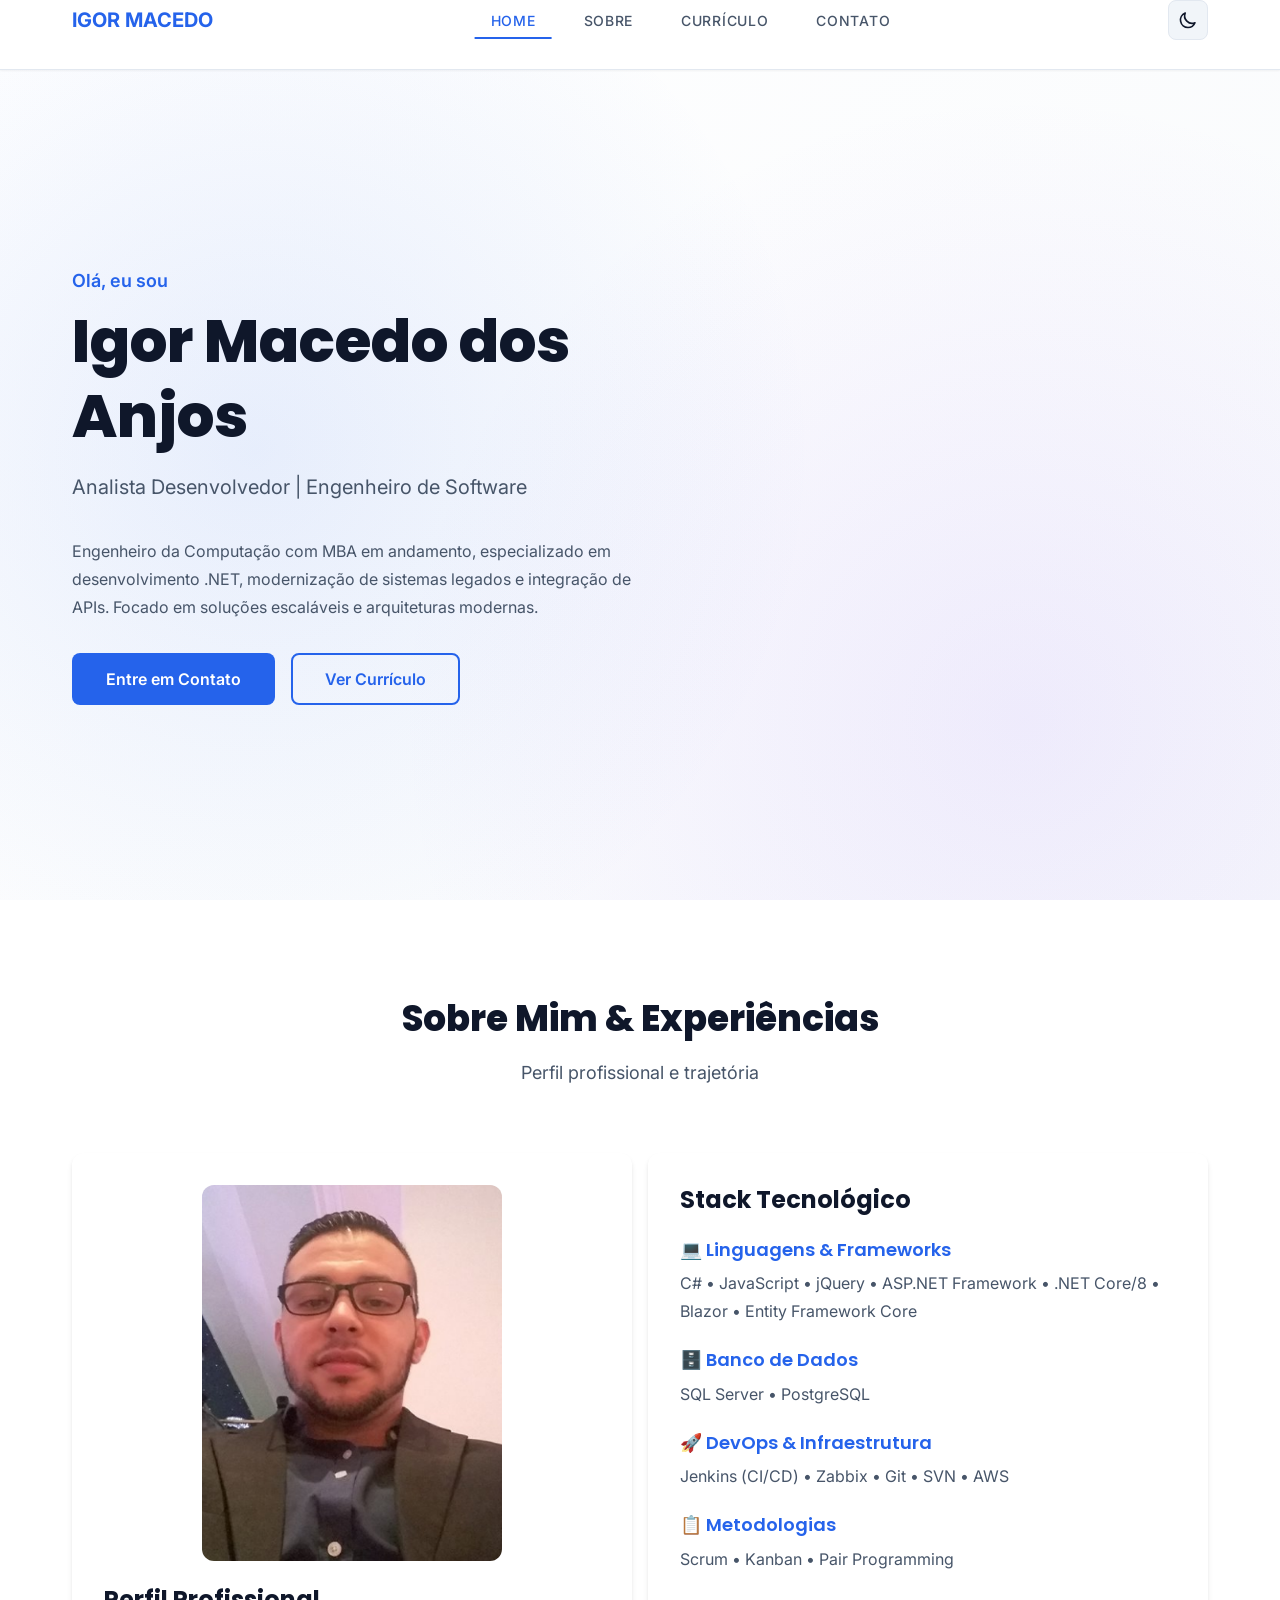
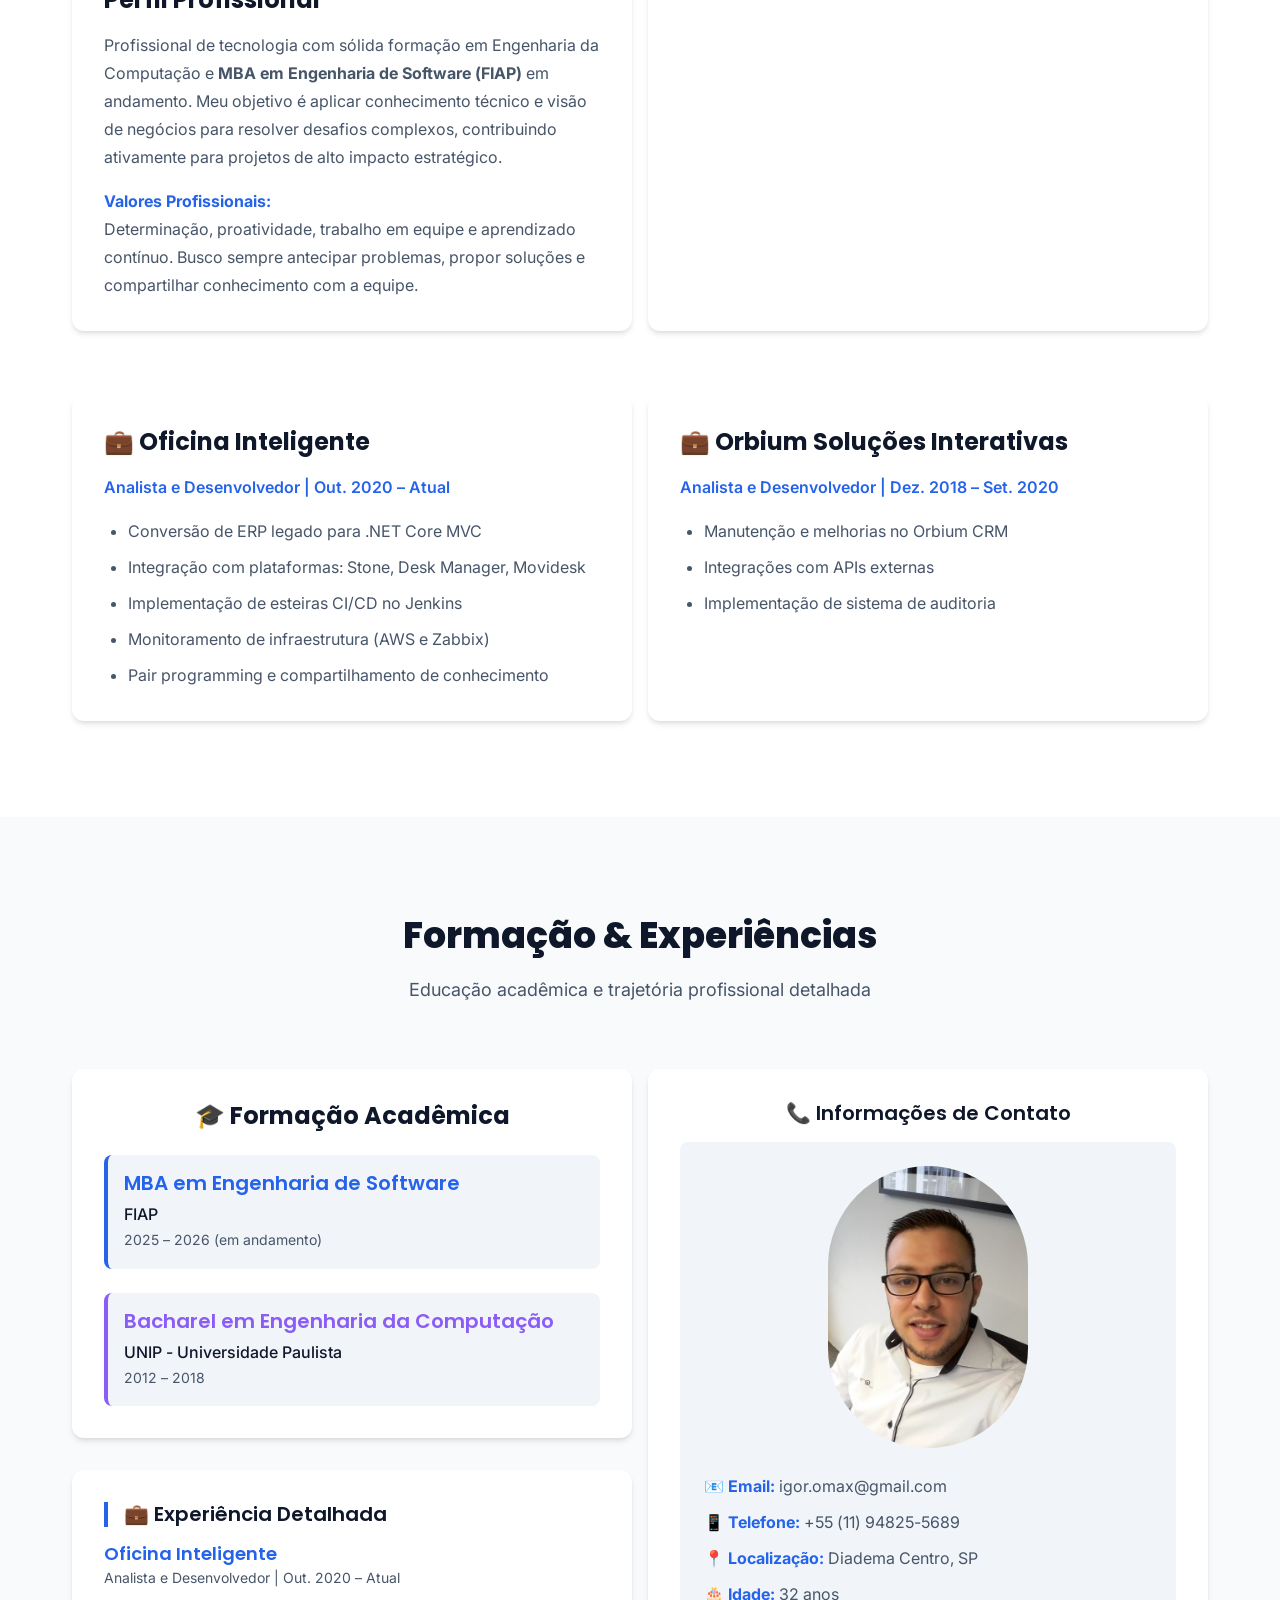
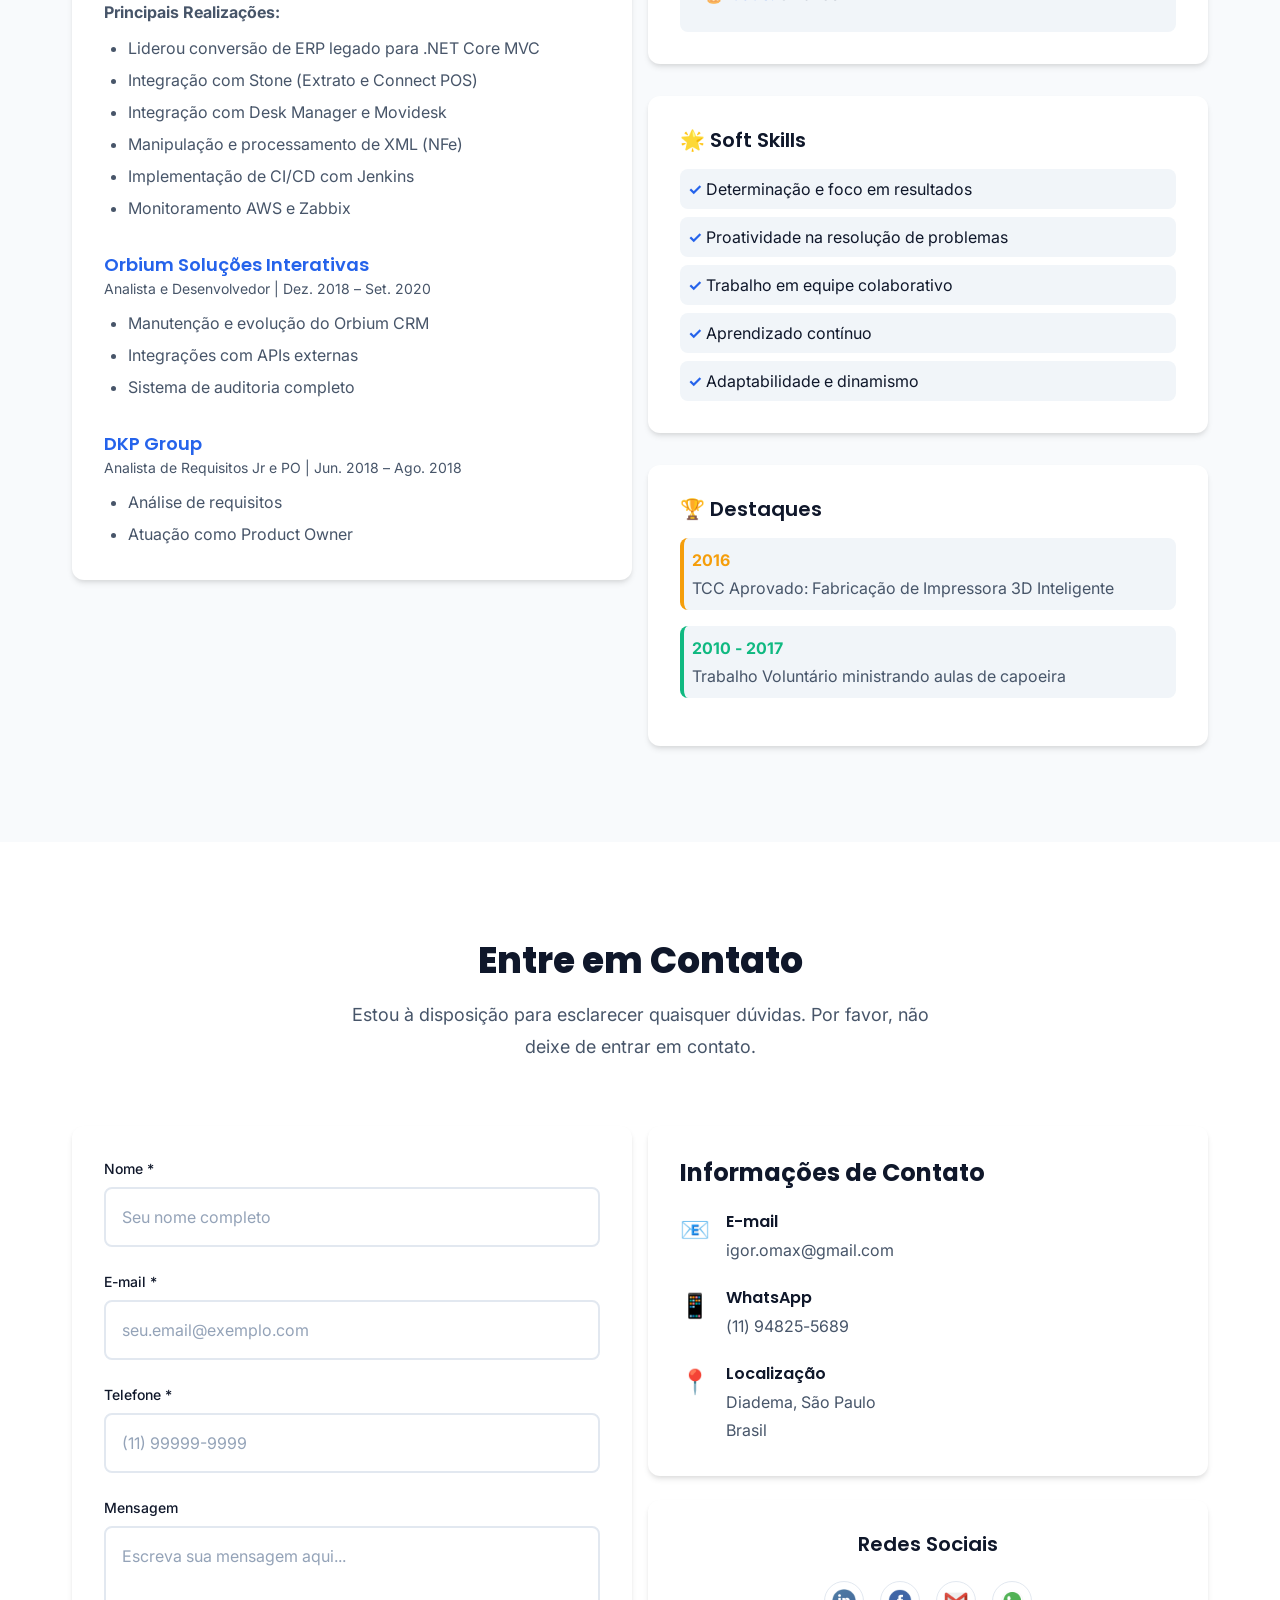
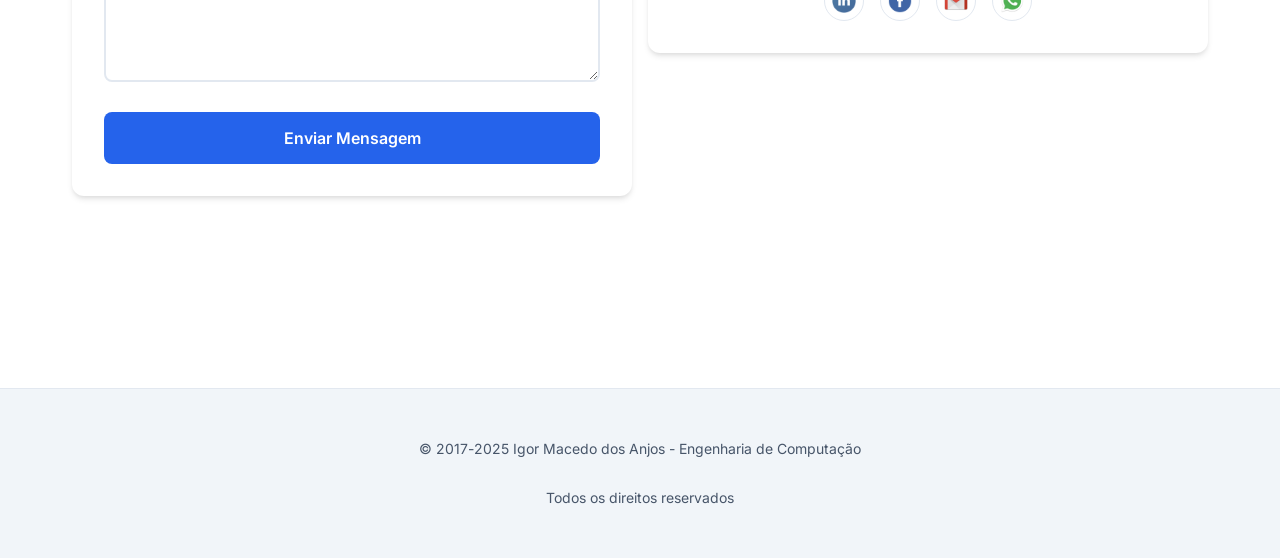
<file: index.html>
<!DOCTYPE html>
<html lang="pt-BR">
<head>
	<!-- Meta Tags -->
	<meta charset="UTF-8">
	<meta http-equiv="X-UA-Compatible" content="IE=edge">
	<meta name="viewport" content="width=device-width, initial-scale=1.0">
	<meta name="description" content="Portfólio de Igor Macedo - Engenheiro de Computação especializado em desenvolvimento de software e tecnologia.">
	<meta name="keywords" content="Igor Macedo, Engenharia de Computação, Desenvolvedor, Portfólio, TCC, Impressora 3D">
	<meta name="author" content="Igor Macedo dos Anjos">
	<meta name="theme-color" content="#2563eb">
	
	<!-- Open Graph / Facebook -->
	<meta property="og:type" content="website">
	<meta property="og:title" content="Igor Macedo - Engenheiro de Computação">
	<meta property="og:description" content="Portfólio profissional de Igor Macedo, estudante de Engenharia de Computação.">
	
	<!-- Preconnect for Performance -->
	<link rel="preconnect" href="https://fonts.googleapis.com">
	<link rel="preconnect" href="https://fonts.gstatic.com" crossorigin>
	
	<!-- Fonts -->
	<link href="https://fonts.googleapis.com/css2?family=Inter:wght@300;400;500;600;700;800&family=Poppins:wght@600;700;800&display=swap" rel="stylesheet">
	
	<!-- Stylesheets - Order matters for cascade -->
	<link rel="stylesheet" href="css/variables.css">
	<link rel="stylesheet" href="css/modern-reset.css">
	<link rel="stylesheet" href="css/modern-layout.css">
	<link rel="stylesheet" href="css/modern-components.css">
	
	<title>Igor Macedo - Engenheiro de Computação | Portfólio</title>
</head>

<body>
	<!-- Navigation -->
	<nav class="navbar" role="navigation" aria-label="Main navigation">
		<div class="container">
			<div class="nav-content">
				<!-- Logo/Brand -->
				<div class="nav-brand">
					<a href="#home" aria-label="Home">
						<strong style="font-size: var(--font-size-xl); color: var(--color-primary);">IGOR MACEDO</strong>
					</a>
				</div>

				<!-- Navigation Menu -->
				<ul class="nav-menu" role="menubar">
					<li role="none">
						<a href="#home" class="nav-link active" role="menuitem">Home</a>
					</li>
					<li role="none">
						<a href="#sobre" class="nav-link" role="menuitem">Sobre</a>
					</li>
					<li role="none">
						<a href="#curriculo" class="nav-link" role="menuitem">Currículo</a>
					</li>
					<li role="none">
						<a href="#contato" class="nav-link" role="menuitem">Contato</a>
					</li>
				</ul>

				<!-- Theme Toggle & Mobile Menu -->
				<div class="flex items-center gap-md">
					<button class="theme-toggle" aria-label="Alternar tema">
						<svg xmlns="http://www.w3.org/2000/svg" fill="none" viewBox="0 0 24 24" stroke="currentColor">
							<path stroke-linecap="round" stroke-linejoin="round" stroke-width="2" d="M20.354 15.354A9 9 0 018.646 3.646 9.003 9.003 0 0012 21a9.003 9.003 0 008.354-5.646z" />
						</svg>
					</button>
					
					<button class="mobile-menu-toggle" aria-label="Menu">
						<span></span>
						<span></span>
						<span></span>
					</button>
				</div>
			</div>
		</div>
	</nav>

	<!-- Hero Section -->
	<section id="home" class="hero">
		<div class="container">
			<div class="grid md:grid-cols-2 gap-xl items-center">
				<div class="hero-content animate-slide-in-left">
					<p style="font-size: var(--font-size-lg); color: var(--color-primary); font-weight: var(--font-weight-semibold); margin-bottom: var(--space-sm);">
						Olá, eu sou
					</p>
					<h1 class="hero-title">
						Igor Macedo dos Anjos
					</h1>
					<p class="hero-subtitle">
						Analista Desenvolvedor | Engenheiro de Software
					</p>
					<p style="color: var(--color-text-secondary); margin-bottom: var(--space-xl); line-height: var(--line-height-relaxed); max-width: 600px;">
						Engenheiro da Computação com MBA em andamento, especializado em desenvolvimento .NET, 
						modernização de sistemas legados e integração de APIs. Focado em soluções 
						escaláveis e arquiteturas modernas.
					</p>
					<div class="flex gap-md flex-wrap">
						<a href="#contato" class="btn btn-primary">
							Entre em Contato
						</a>
						<a href="#curriculo" class="btn btn-outline">
							Ver Currículo
						</a>
					</div>
				</div>
				
				<div class="animate-slide-in-right" style="display: flex; justify-content: center; align-items: center; min-height: 400px;">
					<!-- Espaço reservado para imagem ou conteúdo futuro -->
				</div>
			</div>
		</div>
	</section>

	<!-- Main Content -->
	<main>
		<!-- About Section -->
		<section id="sobre" class="section reveal">
			<div class="container">
				<div class="section-header">
					<h2 class="section-title">Sobre Mim & Experiências</h2>
					<p class="section-subtitle">Perfil profissional e trajetória</p>
				</div>

				<div class="grid md:grid-cols-2 gap-xl">
					<div class="card reveal">
						<div style="text-align: center; margin-bottom: var(--space-lg);">
							<img src="imagem/imagem-11.png" alt="Igor Macedo" style="max-width: 300px; margin: 0 auto; border-radius: var(--border-radius-lg);">
						</div>
						<h3 style="font-size: var(--font-size-2xl); margin-bottom: var(--space-md); color: var(--color-text-primary);">
							Perfil Profissional
						</h3>
						<p style="color: var(--color-text-secondary); line-height: var(--line-height-relaxed); margin-bottom: var(--space-md);">
							Profissional de tecnologia com sólida formação em Engenharia da Computação e <strong>MBA em Engenharia de Software (FIAP)</strong> em andamento. 
							Meu objetivo é aplicar conhecimento técnico e visão de negócios para resolver desafios complexos, 
							contribuindo ativamente para projetos de alto impacto estratégico.
						</p>
						<p style="color: var(--color-text-secondary); line-height: var(--line-height-relaxed);">
							<strong style="color: var(--color-primary);">Valores Profissionais:</strong><br>
							Determinação, proatividade, trabalho em equipe e aprendizado contínuo. Busco sempre antecipar 
							problemas, propor soluções e compartilhar conhecimento com a equipe.
						</p>
					</div>

					<div class="card reveal">
						<h3 style="font-size: var(--font-size-2xl); margin-bottom: var(--space-lg); color: var(--color-text-primary);">
							Stack Tecnológico
						</h3>
						
						<div style="margin-bottom: var(--space-lg);">
							<h4 style="font-size: var(--font-size-lg); font-weight: var(--font-weight-semibold); color: var(--color-primary); margin-bottom: var(--space-sm);">
								💻 Linguagens & Frameworks
							</h4>
							<p style="color: var(--color-text-secondary); line-height: var(--line-height-relaxed);">
								C# • JavaScript • jQuery • ASP.NET Framework • .NET Core/8 • Blazor • Entity Framework Core
							</p>
						</div>
						
						<div style="margin-bottom: var(--space-lg);">
							<h4 style="font-size: var(--font-size-lg); font-weight: var(--font-weight-semibold); color: var(--color-primary); margin-bottom: var(--space-sm);">
								🗄️ Banco de Dados
							</h4>
							<p style="color: var(--color-text-secondary); line-height: var(--line-height-relaxed);">
								SQL Server • PostgreSQL
							</p>
						</div>
						
						<div style="margin-bottom: var(--space-lg);">
							<h4 style="font-size: var(--font-size-lg); font-weight: var(--font-weight-semibold); color: var(--color-primary); margin-bottom: var(--space-sm);">
								🚀 DevOps & Infraestrutura
							</h4>
							<p style="color: var(--color-text-secondary); line-height: var(--line-height-relaxed);">
								Jenkins (CI/CD) • Zabbix • Git • SVN • AWS
							</p>
						</div>
						
						<div>
							<h4 style="font-size: var(--font-size-lg); font-weight: var(--font-weight-semibold); color: var(--color-primary); margin-bottom: var(--space-sm);">
								📋 Metodologias
							</h4>
							<p style="color: var(--color-text-secondary); line-height: var(--line-height-relaxed);">
								Scrum • Kanban • Pair Programming
							</p>
						</div>
					</div>
				</div>

				<!-- Professional Experience -->
				<div class="grid md:grid-cols-2 gap-xl" style="margin-top: var(--space-3xl);">
					<div class="card reveal">
						<h3 style="font-size: var(--font-size-2xl); margin-bottom: var(--space-md); color: var(--color-text-primary);">
							💼 Oficina Inteligente
						</h3>
						<p style="color: var(--color-primary); font-weight: var(--font-weight-semibold); margin-bottom: var(--space-md);">
							Analista e Desenvolvedor | Out. 2020 – Atual
						</p>
						<ul style="color: var(--color-text-secondary); line-height: var(--line-height-relaxed); list-style: disc; margin-left: var(--space-lg);">
							<li>Conversão de ERP legado para .NET Core MVC</li>
							<li style="margin-top: var(--space-sm);">Integração com plataformas: Stone, Desk Manager, Movidesk</li>
							<li style="margin-top: var(--space-sm);">Implementação de esteiras CI/CD no Jenkins</li>
							<li style="margin-top: var(--space-sm);">Monitoramento de infraestrutura (AWS e Zabbix)</li>
							<li style="margin-top: var(--space-sm);">Pair programming e compartilhamento de conhecimento</li>
						</ul>
					</div>

					<div class="card reveal">
						<h3 style="font-size: var(--font-size-2xl); margin-bottom: var(--space-md); color: var(--color-text-primary);">
							💼 Orbium Soluções Interativas
						</h3>
						<p style="color: var(--color-primary); font-weight: var(--font-weight-semibold); margin-bottom: var(--space-md);">
							Analista e Desenvolvedor | Dez. 2018 – Set. 2020
						</p>
						<ul style="color: var(--color-text-secondary); line-height: var(--line-height-relaxed); list-style: disc; margin-left: var(--space-lg);">
							<li>Manutenção e melhorias no Orbium CRM</li>
							<li style="margin-top: var(--space-sm);">Integrações com APIs externas</li>
							<li style="margin-top: var(--space-sm);">Implementação de sistema de auditoria</li>
						</ul>
					</div>
				</div>
			</div>
		</section>

		<!-- Resume Section -->
		<section id="curriculo" class="section reveal" style="background-color: var(--color-background-alt);">
			<div class="container">
				<div class="section-header">
					<h2 class="section-title">Formação & Experiências</h2>
					<p class="section-subtitle">Educação acadêmica e trajetória profissional detalhada</p>
				</div>

				<div class="grid md:grid-cols-2 gap-xl">
					<!-- Left Column - Education and Main Experience -->
					<div>
						<div class="card reveal" style="margin-bottom: var(--space-xl);">
							<h3 style="font-size: var(--font-size-2xl); font-weight: var(--font-weight-bold); color: var(--color-text-primary); margin-bottom: var(--space-lg); text-align: center;">
								🎓 Formação Acadêmica
							</h3>

							<div style="margin-bottom: var(--space-lg); padding: var(--space-md); background-color: var(--color-surface-elevated); border-radius: var(--border-radius-md); border-left: 4px solid var(--color-primary);">
								<h4 style="font-size: var(--font-size-xl); font-weight: var(--font-weight-semibold); color: var(--color-primary);">
									MBA em Engenharia de Software
								</h4>
								<p style="color: var(--color-text-primary); font-weight: var(--font-weight-medium); margin-top: var(--space-xs);">
									FIAP
								</p>
								<p style="color: var(--color-text-secondary); font-size: var(--font-size-sm);">
									2025 – 2026 (em andamento)
								</p>
							</div>
							
							<div style="padding: var(--space-md); background-color: var(--color-surface-elevated); border-radius: var(--border-radius-md); border-left: 4px solid var(--color-secondary);">
								<h4 style="font-size: var(--font-size-xl); font-weight: var(--font-weight-semibold); color: var(--color-secondary);">
									Bacharel em Engenharia da Computação
								</h4>
								<p style="color: var(--color-text-primary); font-weight: var(--font-weight-medium); margin-top: var(--space-xs);">
									UNIP - Universidade Paulista
								</p>
								<p style="color: var(--color-text-secondary); font-size: var(--font-size-sm);">
									2012 – 2018
								</p>
							</div>
						</div>

						<div class="card reveal">
							<h4 style="font-size: var(--font-size-xl); font-weight: var(--font-weight-semibold); color: var(--color-text-primary); margin-bottom: var(--space-md); border-left: 4px solid var(--color-primary); padding-left: var(--space-md);">
								💼 Experiência Detalhada
							</h4>
							
							<div style="margin-bottom: var(--space-xl);">
								<h5 style="font-size: var(--font-size-lg); font-weight: var(--font-weight-semibold); color: var(--color-primary);">
									Oficina Inteligente
								</h5>
								<p style="font-size: var(--font-size-sm); color: var(--color-text-secondary); margin-bottom: var(--space-sm);">
									Analista e Desenvolvedor | Out. 2020 – Atual
								</p>
								<p style="color: var(--color-text-secondary); line-height: var(--line-height-relaxed); margin-bottom: var(--space-sm);">
									<strong>Principais Realizações:</strong>
								</p>
								<ul style="color: var(--color-text-secondary); line-height: var(--line-height-relaxed); margin-left: var(--space-lg); list-style: disc;">
									<li>Liderou conversão de ERP legado para .NET Core MVC</li>
									<li style="margin-top: var(--space-xs);">Integração com Stone (Extrato e Connect POS)</li>
									<li style="margin-top: var(--space-xs);">Integração com Desk Manager e Movidesk</li>
									<li style="margin-top: var(--space-xs);">Manipulação e processamento de XML (NFe)</li>
									<li style="margin-top: var(--space-xs);">Implementação de CI/CD com Jenkins</li>
									<li style="margin-top: var(--space-xs);">Monitoramento AWS e Zabbix</li>
								</ul>
							</div>

							<div style="margin-bottom: var(--space-xl);">
								<h5 style="font-size: var(--font-size-lg); font-weight: var(--font-weight-semibold); color: var(--color-primary);">
									Orbium Soluções Interativas
								</h5>
								<p style="font-size: var(--font-size-sm); color: var(--color-text-secondary); margin-bottom: var(--space-sm);">
									Analista e Desenvolvedor | Dez. 2018 – Set. 2020
								</p>
								<ul style="color: var(--color-text-secondary); line-height: var(--line-height-relaxed); margin-left: var(--space-lg); list-style: disc;">
									<li>Manutenção e evolução do Orbium CRM</li>
									<li style="margin-top: var(--space-xs);">Integrações com APIs externas</li>
									<li style="margin-top: var(--space-xs);">Sistema de auditoria completo</li>
								</ul>
							</div>

							<div>
								<h5 style="font-size: var(--font-size-lg); font-weight: var(--font-weight-semibold); color: var(--color-primary);">
									DKP Group
								</h5>
								<p style="font-size: var(--font-size-sm); color: var(--color-text-secondary); margin-bottom: var(--space-sm);">
									Analista de Requisitos Jr e PO | Jun. 2018 – Ago. 2018
								</p>
								<ul style="color: var(--color-text-secondary); line-height: var(--line-height-relaxed); margin-left: var(--space-lg); list-style: disc;">
									<li>Análise de requisitos</li>
									<li style="margin-top: var(--space-xs);">Atuação como Product Owner</li>
								</ul>
							</div>
						</div>
					</div>

					<!-- Right Column - Contact and Additional Info -->
					<div>
						<div class="card reveal" style="margin-bottom: var(--space-xl);">
							<h4 style="font-size: var(--font-size-xl); font-weight: var(--font-weight-semibold); color: var(--color-text-primary); margin-bottom: var(--space-md); text-align: center;">
								📞 Informações de Contato
							</h4>
							<div style="padding: var(--space-lg); background-color: var(--color-surface-elevated); border-radius: var(--border-radius-md); text-align: center;">
								<img src="imagem/imagem-16.png" alt="Igor Macedo" style="max-width: 200px; margin: 0 auto var(--space-lg); border-radius: var(--border-radius-full);">
								
								<div style="text-align: left; color: var(--color-text-secondary); line-height: var(--line-height-relaxed);">
									<p style="margin-bottom: var(--space-sm);"><strong style="color: var(--color-primary);">📧 Email:</strong> igor.omax@gmail.com</p>
									<p style="margin-bottom: var(--space-sm);"><strong style="color: var(--color-primary);">📱 Telefone:</strong> +55 (11) 94825-5689</p>
									<p style="margin-bottom: var(--space-sm);"><strong style="color: var(--color-primary);">📍 Localização:</strong> Diadema Centro, SP</p>
									<p><strong style="color: var(--color-primary);">🎂 Idade:</strong> 32 anos</p>
								</div>
							</div>
						</div>

						<div class="card reveal" style="margin-bottom: var(--space-xl);">
							<h4 style="font-size: var(--font-size-xl); font-weight: var(--font-weight-semibold); color: var(--color-text-primary); margin-bottom: var(--space-md);">
								🌟 Soft Skills
							</h4>
							<div style="display: grid; gap: var(--space-sm);">
								<div style="padding: var(--space-sm); background-color: var(--color-surface-elevated); border-radius: var(--border-radius-md);">
									<strong style="color: var(--color-primary);">✓</strong> Determinação e foco em resultados
								</div>
								<div style="padding: var(--space-sm); background-color: var(--color-surface-elevated); border-radius: var(--border-radius-md);">
									<strong style="color: var(--color-primary);">✓</strong> Proatividade na resolução de problemas
								</div>
								<div style="padding: var(--space-sm); background-color: var(--color-surface-elevated); border-radius: var(--border-radius-md);">
									<strong style="color: var(--color-primary);">✓</strong> Trabalho em equipe colaborativo
								</div>
								<div style="padding: var(--space-sm); background-color: var(--color-surface-elevated); border-radius: var(--border-radius-md);">
									<strong style="color: var(--color-primary);">✓</strong> Aprendizado contínuo
								</div>
								<div style="padding: var(--space-sm); background-color: var(--color-surface-elevated); border-radius: var(--border-radius-md);">
									<strong style="color: var(--color-primary);">✓</strong> Adaptabilidade e dinamismo
								</div>
							</div>
						</div>

						<div class="card reveal">
							<h4 style="font-size: var(--font-size-xl); font-weight: var(--font-weight-semibold); color: var(--color-text-primary); margin-bottom: var(--space-md);">
								🏆 Destaques
							</h4>
							<div style="color: var(--color-text-secondary); line-height: var(--line-height-relaxed);">
								<p style="margin-bottom: var(--space-md); padding: var(--space-sm); background-color: var(--color-surface-elevated); border-radius: var(--border-radius-md); border-left: 4px solid var(--color-accent);">
									<strong style="color: var(--color-accent);">2016</strong><br>
									TCC Aprovado: Fabricação de Impressora 3D Inteligente
								</p>
								<p style="margin-bottom: var(--space-md); padding: var(--space-sm); background-color: var(--color-surface-elevated); border-radius: var(--border-radius-md); border-left: 4px solid var(--color-success);">
									<strong style="color: var(--color-success);">2010 - 2017</strong><br>
									Trabalho Voluntário ministrando aulas de capoeira
								</p>
							</div>
						</div>
					</div>
				</div>
			</div>
		</section>

		<!-- Contact Section -->
		<section id="contato" class="section reveal">
			<div class="container">
				<div class="section-header">
					<h2 class="section-title">Entre em Contato</h2>
					<p class="section-subtitle">
						Estou à disposição para esclarecer quaisquer dúvidas. Por favor, não deixe de entrar em contato.
					</p>
				</div>

				<div class="grid md:grid-cols-2 gap-xl">
					<!-- Contact Form -->
					<div class="card reveal">
						<form id="contact-form" action="https://script.google.com/macros/s/AKfycbxCyNDuB8cO8rA2ayRNO7b13iuhtLewq_qmkWVXf5jobP0WJI7O/exec" method="post">
							<div class="form-group">
								<label for="nome" class="form-label">Nome *</label>
								<input 
									type="text" 
									id="nome" 
									name="nome" 
									class="form-input" 
									placeholder="Seu nome completo"
									required
									aria-required="true"
								>
							</div>

							<div class="form-group">
								<label for="email" class="form-label">E-mail *</label>
								<input 
									type="email" 
									id="email" 
									name="email" 
									class="form-input" 
									placeholder="seu.email@exemplo.com"
									required
									aria-required="true"
								>
							</div>

							<div class="form-group">
								<label for="telefone" class="form-label">Telefone *</label>
								<input 
									type="tel" 
									id="telefone" 
									name="telefone" 
									class="form-input" 
									placeholder="(11) 99999-9999"
									required
									aria-required="true"
								>
							</div>

							<div class="form-group">
								<label for="mensagem" class="form-label">Mensagem</label>
								<textarea 
									id="mensagem" 
									name="mensagem" 
									class="form-textarea" 
									placeholder="Escreva sua mensagem aqui..."
									rows="5"
								></textarea>
							</div>

							<button type="submit" class="btn btn-primary w-full">
								Enviar Mensagem
							</button>
						</form>
					</div>

					<!-- Contact Info -->
					<div>
						<div class="card reveal" style="margin-bottom: var(--space-lg);">
							<h3 style="font-size: var(--font-size-2xl); font-weight: var(--font-weight-bold); color: var(--color-text-primary); margin-bottom: var(--space-lg);">
								Informações de Contato
							</h3>
							
							<div style="display: flex; flex-direction: column; gap: var(--space-lg);">
								<div style="display: flex; align-items: start; gap: var(--space-md);">
									<span style="font-size: var(--font-size-2xl);">📧</span>
									<div>
										<h4 style="font-weight: var(--font-weight-semibold); color: var(--color-text-primary); margin-bottom: var(--space-xs);">
											E-mail
										</h4>
										<p style="color: var(--color-text-secondary);">
											igor.omax@gmail.com
										</p>
									</div>
								</div>

								<div style="display: flex; align-items: start; gap: var(--space-md);">
									<span style="font-size: var(--font-size-2xl);">📱</span>
									<div>
										<h4 style="font-weight: var(--font-weight-semibold); color: var(--color-text-primary); margin-bottom: var(--space-xs);">
											WhatsApp
										</h4>
										<p style="color: var(--color-text-secondary);">
											(11) 94825-5689
										</p>
									</div>
								</div>

								<div style="display: flex; align-items: start; gap: var(--space-md);">
									<span style="font-size: var(--font-size-2xl);">📍</span>
									<div>
										<h4 style="font-weight: var(--font-weight-semibold); color: var(--color-text-primary); margin-bottom: var(--space-xs);">
											Localização
										</h4>
										<p style="color: var(--color-text-secondary);">
											Diadema, São Paulo<br>
											Brasil
										</p>
									</div>
								</div>
							</div>
						</div>

						<div class="card reveal" style="text-align: center;">
							<h3 style="font-size: var(--font-size-xl); font-weight: var(--font-weight-semibold); color: var(--color-text-primary); margin-bottom: var(--space-lg);">
								Redes Sociais
							</h3>
							<div class="social-links" style="justify-content: center;">
								<a href="https://www.linkedin.com/in/igor-macedo-4a60b779/" target="_blank" rel="noopener noreferrer" class="social-link" aria-label="LinkedIn">
									<img src="imagem/social/social-linkedin.png" alt="LinkedIn" style="width: 24px; height: 24px;">
								</a>
								<a href="https://www.facebook.com/igor.omax" target="_blank" rel="noopener noreferrer" class="social-link" aria-label="Facebook">
									<img src="imagem/social/social-face.png" alt="Facebook" style="width: 24px; height: 24px;">
								</a>
								<a href="mailto:igor.omax@gmail.com" class="social-link" aria-label="Email">
									<img src="imagem/social/social-gmail.png" alt="Gmail" style="width: 24px; height: 24px;">
								</a>
								<a href="https://wa.me/5511948255689" target="_blank" rel="noopener noreferrer" class="social-link" aria-label="WhatsApp">
									<img src="imagem/social/social-whats.png" alt="WhatsApp" style="width: 24px; height: 24px;">
								</a>
							</div>
						</div>
					</div>
				</div>
			</div>
		</section>
	</main>

	<!-- Footer -->
	<footer class="footer">
		<div class="container">
			<div class="footer-content">
				<p class="footer-text">
					&copy; 2017-2025 Igor Macedo dos Anjos - Engenharia de Computação
				</p>
				<p class="footer-text">
					Todos os direitos reservados
				</p>
			</div>
		</div>
	</footer>

	<!-- JavaScript -->
	<script src="js/app.js" defer></script>
</body>
</html>
</file>
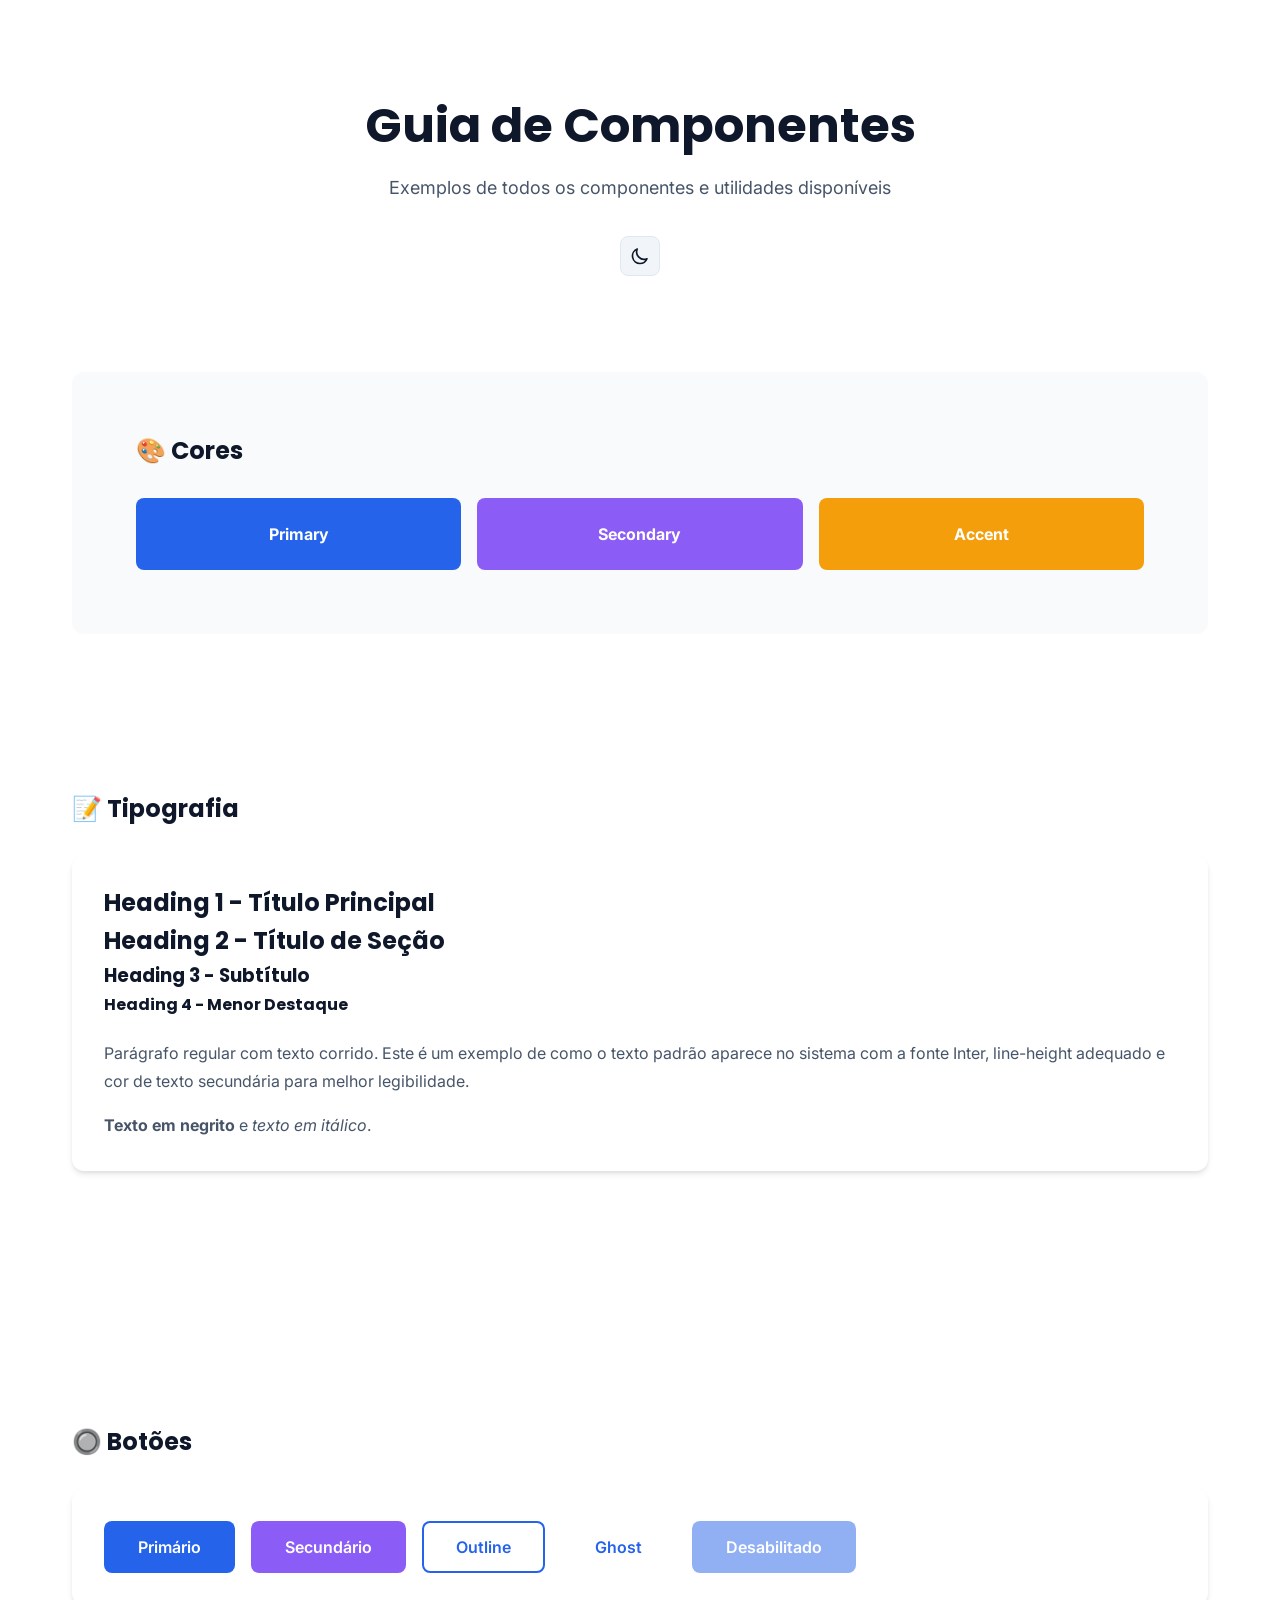
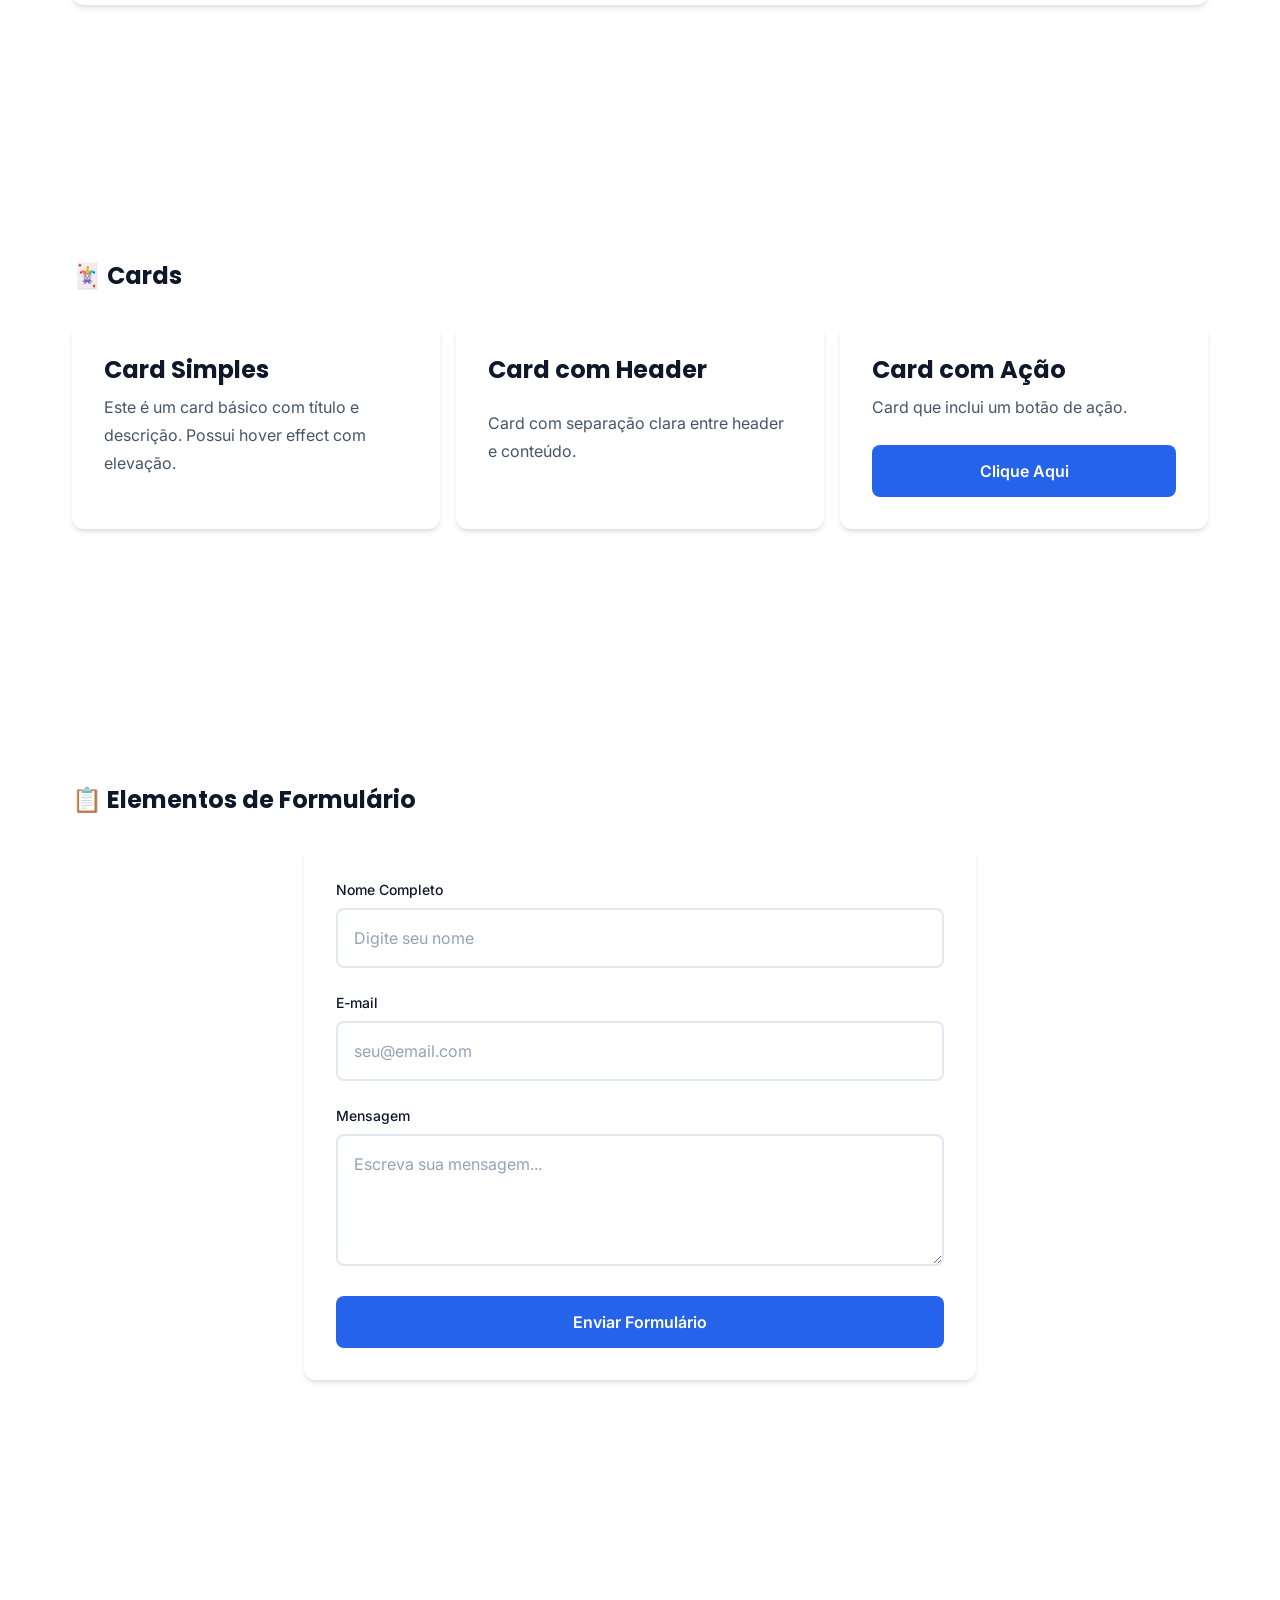
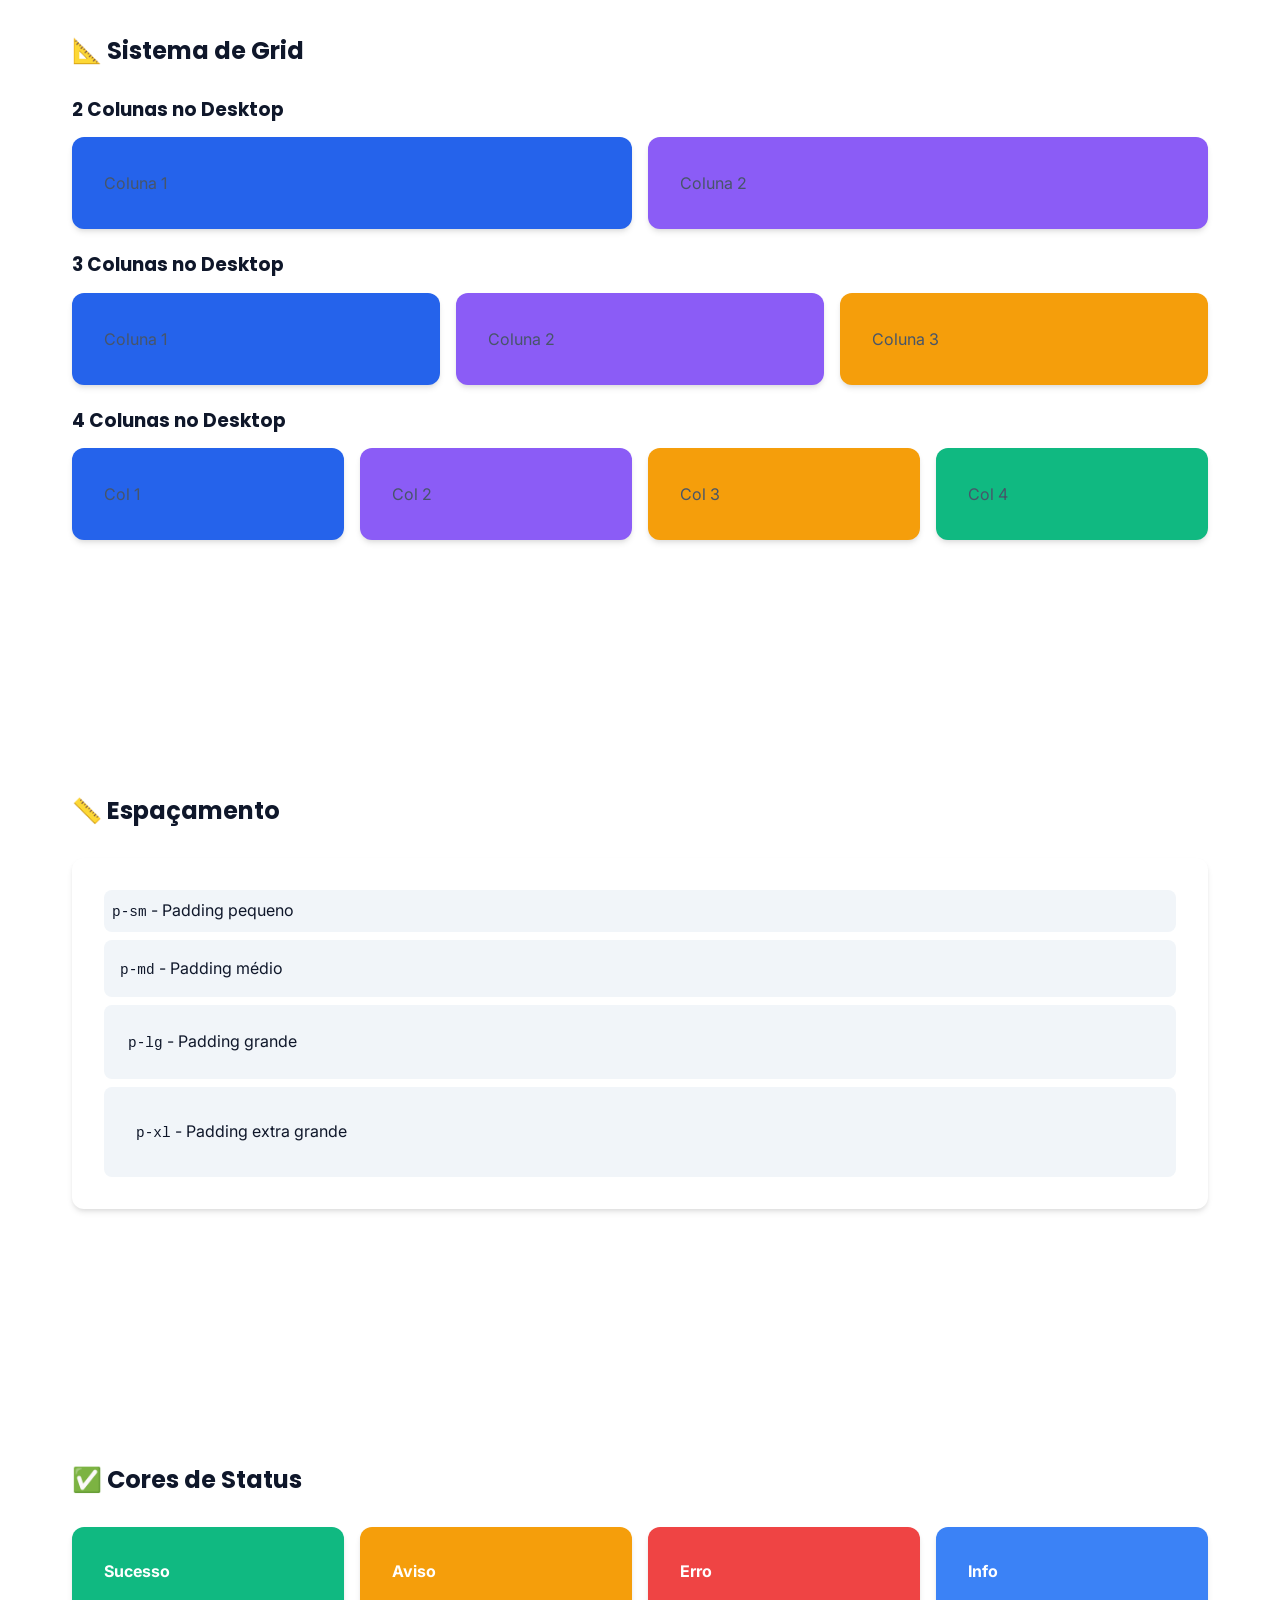
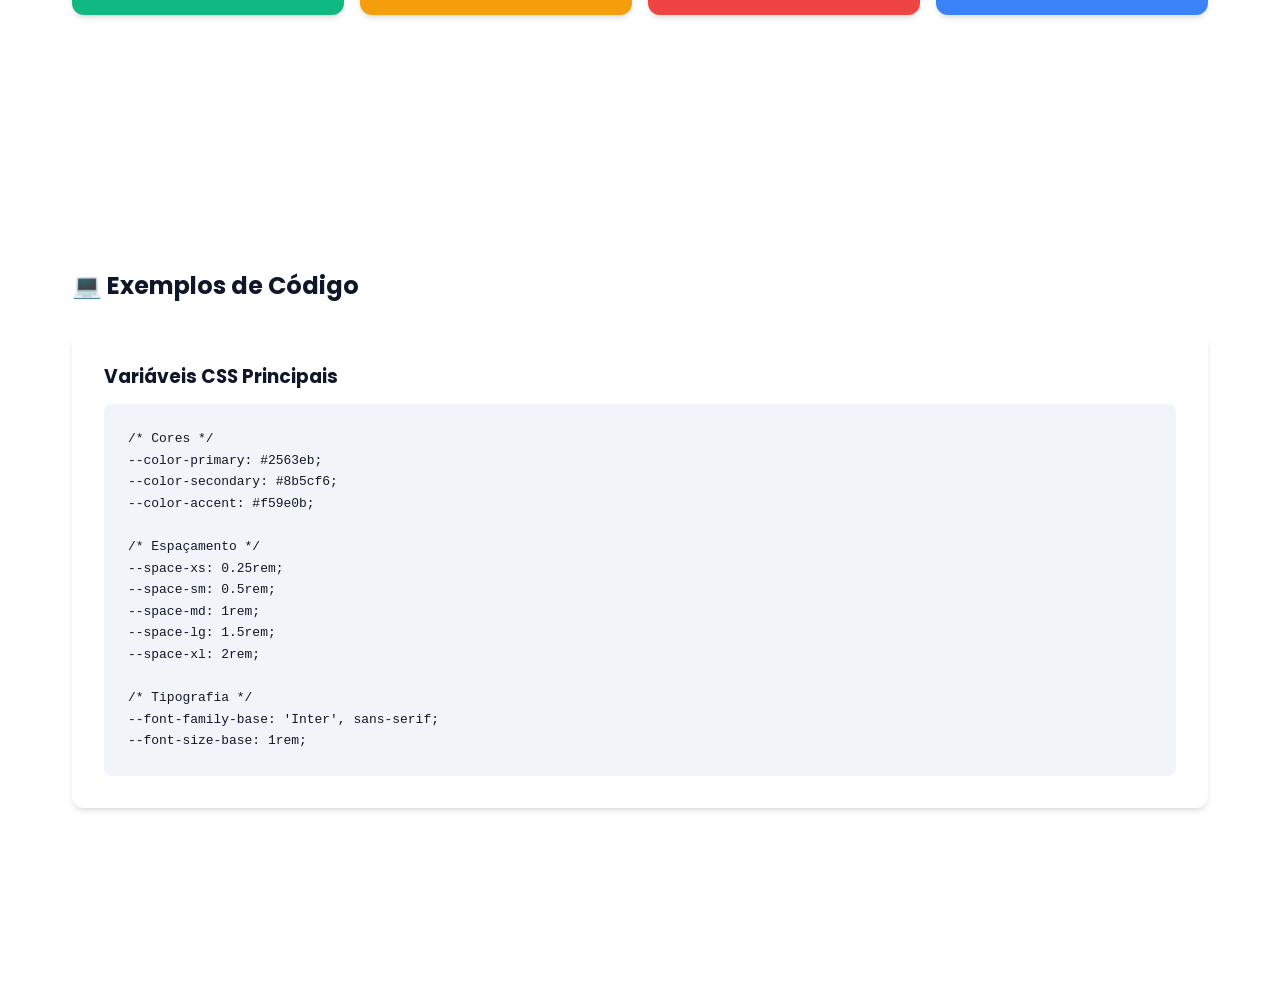
<file: componentes.html>
<!DOCTYPE html>
<html lang="pt-BR">
<head>
    <meta charset="UTF-8">
    <meta name="viewport" content="width=device-width, initial-scale=1.0">
    <title>Guia de Componentes - Portfólio Moderno</title>
    
    <!-- Stylesheets -->
    <link rel="preconnect" href="https://fonts.googleapis.com">
    <link rel="preconnect" href="https://fonts.gstatic.com" crossorigin>
    <link href="https://fonts.googleapis.com/css2?family=Inter:wght@300;400;500;600;700;800&family=Poppins:wght@600;700;800&display=swap" rel="stylesheet">
    
    <link rel="stylesheet" href="css/variables.css">
    <link rel="stylesheet" href="css/modern-reset.css">
    <link rel="stylesheet" href="css/modern-layout.css">
    <link rel="stylesheet" href="css/modern-components.css">
</head>
<body>
    <div class="container" style="padding-top: var(--space-4xl); padding-bottom: var(--space-4xl);">
        
        <!-- Header -->
        <header style="text-align: center; margin-bottom: var(--space-4xl);">
            <h1 style="font-size: var(--font-size-5xl); margin-bottom: var(--space-md);">
                Guia de Componentes
            </h1>
            <p style="font-size: var(--font-size-lg); color: var(--color-text-secondary);">
                Exemplos de todos os componentes e utilidades disponíveis
            </p>
            
            <!-- Theme Toggle -->
            <div style="margin-top: var(--space-xl); display: flex; justify-content: center;">
                <button class="theme-toggle">
                    <svg xmlns="http://www.w3.org/2000/svg" fill="none" viewBox="0 0 24 24" stroke="currentColor">
                        <path stroke-linecap="round" stroke-linejoin="round" stroke-width="2" d="M20.354 15.354A9 9 0 018.646 3.646 9.003 9.003 0 0012 21a9.003 9.003 0 008.354-5.646z" />
                    </svg>
                </button>
            </div>
        </header>

        <!-- Colors Section -->
        <section class="section" style="background-color: var(--color-background-alt); padding: var(--space-3xl); border-radius: var(--border-radius-lg); margin-bottom: var(--space-3xl);">
            <h2 style="margin-bottom: var(--space-xl);">🎨 Cores</h2>
            
            <div class="grid md:grid-cols-3 gap-md">
                <div style="padding: var(--space-lg); background-color: var(--color-primary); color: white; border-radius: var(--border-radius-md); text-align: center;">
                    <strong>Primary</strong>
                </div>
                <div style="padding: var(--space-lg); background-color: var(--color-secondary); color: white; border-radius: var(--border-radius-md); text-align: center;">
                    <strong>Secondary</strong>
                </div>
                <div style="padding: var(--space-lg); background-color: var(--color-accent); color: white; border-radius: var(--border-radius-md); text-align: center;">
                    <strong>Accent</strong>
                </div>
            </div>
        </section>

        <!-- Typography Section -->
        <section class="section" style="margin-bottom: var(--space-3xl);">
            <h2 style="margin-bottom: var(--space-xl);">📝 Tipografia</h2>
            
            <div class="card">
                <h1 style="margin-bottom: var(--space-sm);">Heading 1 - Título Principal</h1>
                <h2 style="margin-bottom: var(--space-sm);">Heading 2 - Título de Seção</h2>
                <h3 style="margin-bottom: var(--space-sm);">Heading 3 - Subtítulo</h3>
                <h4 style="margin-bottom: var(--space-sm);">Heading 4 - Menor Destaque</h4>
                <p style="margin-top: var(--space-lg);">
                    Parágrafo regular com texto corrido. Este é um exemplo de como o texto 
                    padrão aparece no sistema com a fonte Inter, line-height adequado e 
                    cor de texto secundária para melhor legibilidade.
                </p>
                <p style="margin-top: var(--space-md);"><strong>Texto em negrito</strong> e <em>texto em itálico</em>.</p>
            </div>
        </section>

        <!-- Buttons Section -->
        <section class="section" style="margin-bottom: var(--space-3xl);">
            <h2 style="margin-bottom: var(--space-xl);">🔘 Botões</h2>
            
            <div class="card">
                <div class="flex gap-md flex-wrap">
                    <button class="btn btn-primary">Primário</button>
                    <button class="btn btn-secondary">Secundário</button>
                    <button class="btn btn-outline">Outline</button>
                    <button class="btn btn-ghost">Ghost</button>
                    <button class="btn btn-primary" disabled>Desabilitado</button>
                </div>
            </div>
        </section>

        <!-- Cards Section -->
        <section class="section" style="margin-bottom: var(--space-3xl);">
            <h2 style="margin-bottom: var(--space-xl);">🃏 Cards</h2>
            
            <div class="grid md:grid-cols-3 gap-lg">
                <div class="card">
                    <h3 class="card-title">Card Simples</h3>
                    <p class="card-description">
                        Este é um card básico com título e descrição. 
                        Possui hover effect com elevação.
                    </p>
                </div>
                
                <div class="card">
                    <div class="card-header">
                        <h3 class="card-title">Card com Header</h3>
                    </div>
                    <p class="card-description">
                        Card com separação clara entre header e conteúdo.
                    </p>
                </div>
                
                <div class="card">
                    <h3 class="card-title">Card com Ação</h3>
                    <p class="card-description" style="margin-bottom: var(--space-lg);">
                        Card que inclui um botão de ação.
                    </p>
                    <button class="btn btn-primary w-full">Clique Aqui</button>
                </div>
            </div>
        </section>

        <!-- Form Elements Section -->
        <section class="section" style="margin-bottom: var(--space-3xl);">
            <h2 style="margin-bottom: var(--space-xl);">📋 Elementos de Formulário</h2>
            
            <div class="card max-w-2xl mx-auto">
                <form>
                    <div class="form-group">
                        <label for="example-name" class="form-label">Nome Completo</label>
                        <input 
                            type="text" 
                            id="example-name" 
                            class="form-input" 
                            placeholder="Digite seu nome"
                        >
                    </div>

                    <div class="form-group">
                        <label for="example-email" class="form-label">E-mail</label>
                        <input 
                            type="email" 
                            id="example-email" 
                            class="form-input" 
                            placeholder="seu@email.com"
                        >
                    </div>

                    <div class="form-group">
                        <label for="example-message" class="form-label">Mensagem</label>
                        <textarea 
                            id="example-message" 
                            class="form-textarea" 
                            placeholder="Escreva sua mensagem..."
                            rows="4"
                        ></textarea>
                    </div>

                    <button type="submit" class="btn btn-primary w-full">
                        Enviar Formulário
                    </button>
                </form>
            </div>
        </section>

        <!-- Grid System Section -->
        <section class="section" style="margin-bottom: var(--space-3xl);">
            <h2 style="margin-bottom: var(--space-xl);">📐 Sistema de Grid</h2>
            
            <div style="margin-bottom: var(--space-lg);">
                <h3 style="margin-bottom: var(--space-md);">2 Colunas no Desktop</h3>
                <div class="grid md:grid-cols-2 gap-md">
                    <div class="card" style="background-color: var(--color-primary); color: white;">
                        <p>Coluna 1</p>
                    </div>
                    <div class="card" style="background-color: var(--color-secondary); color: white;">
                        <p>Coluna 2</p>
                    </div>
                </div>
            </div>

            <div style="margin-bottom: var(--space-lg);">
                <h3 style="margin-bottom: var(--space-md);">3 Colunas no Desktop</h3>
                <div class="grid md:grid-cols-3 gap-md">
                    <div class="card" style="background-color: var(--color-primary); color: white;">
                        <p>Coluna 1</p>
                    </div>
                    <div class="card" style="background-color: var(--color-secondary); color: white;">
                        <p>Coluna 2</p>
                    </div>
                    <div class="card" style="background-color: var(--color-accent); color: white;">
                        <p>Coluna 3</p>
                    </div>
                </div>
            </div>

            <div>
                <h3 style="margin-bottom: var(--space-md);">4 Colunas no Desktop</h3>
                <div class="grid md:grid-cols-4 gap-md">
                    <div class="card" style="background-color: var(--color-primary); color: white;">
                        <p>Col 1</p>
                    </div>
                    <div class="card" style="background-color: var(--color-secondary); color: white;">
                        <p>Col 2</p>
                    </div>
                    <div class="card" style="background-color: var(--color-accent); color: white;">
                        <p>Col 3</p>
                    </div>
                    <div class="card" style="background-color: var(--color-success); color: white;">
                        <p>Col 4</p>
                    </div>
                </div>
            </div>
        </section>

        <!-- Spacing Utilities Section -->
        <section class="section" style="margin-bottom: var(--space-3xl);">
            <h2 style="margin-bottom: var(--space-xl);">📏 Espaçamento</h2>
            
            <div class="card">
                <div style="background-color: var(--color-surface-elevated); padding: var(--space-sm); margin-bottom: var(--space-sm); border-radius: var(--border-radius-md);">
                    <code>p-sm</code> - Padding pequeno
                </div>
                <div style="background-color: var(--color-surface-elevated); padding: var(--space-md); margin-bottom: var(--space-sm); border-radius: var(--border-radius-md);">
                    <code>p-md</code> - Padding médio
                </div>
                <div style="background-color: var(--color-surface-elevated); padding: var(--space-lg); margin-bottom: var(--space-sm); border-radius: var(--border-radius-md);">
                    <code>p-lg</code> - Padding grande
                </div>
                <div style="background-color: var(--color-surface-elevated); padding: var(--space-xl); border-radius: var(--border-radius-md);">
                    <code>p-xl</code> - Padding extra grande
                </div>
            </div>
        </section>

        <!-- Status Colors Section -->
        <section class="section" style="margin-bottom: var(--space-3xl);">
            <h2 style="margin-bottom: var(--space-xl);">✅ Cores de Status</h2>
            
            <div class="grid md:grid-cols-4 gap-md">
                <div class="card" style="background-color: var(--color-success); color: white;">
                    <strong>Sucesso</strong>
                </div>
                <div class="card" style="background-color: var(--color-warning); color: white;">
                    <strong>Aviso</strong>
                </div>
                <div class="card" style="background-color: var(--color-error); color: white;">
                    <strong>Erro</strong>
                </div>
                <div class="card" style="background-color: var(--color-info); color: white;">
                    <strong>Info</strong>
                </div>
            </div>
        </section>

        <!-- Code Examples -->
        <section class="section">
            <h2 style="margin-bottom: var(--space-xl);">💻 Exemplos de Código</h2>
            
            <div class="card">
                <h3 style="margin-bottom: var(--space-md);">Variáveis CSS Principais</h3>
                <pre style="background-color: var(--color-surface-elevated); padding: var(--space-lg); border-radius: var(--border-radius-md); overflow-x: auto;"><code>/* Cores */
--color-primary: #2563eb;
--color-secondary: #8b5cf6;
--color-accent: #f59e0b;

/* Espaçamento */
--space-xs: 0.25rem;
--space-sm: 0.5rem;
--space-md: 1rem;
--space-lg: 1.5rem;
--space-xl: 2rem;

/* Tipografia */
--font-family-base: 'Inter', sans-serif;
--font-size-base: 1rem;</code></pre>
            </div>
        </section>

    </div>

    <!-- JavaScript -->
    <script src="js/app.js" defer></script>
</body>
</html>
</file>
<file: css/variables.css>
/* ============================================
   CSS VARIABLES - THEME SYSTEM
   ============================================ */

:root {
    /* === COLOR PALETTE === */
    
    /* Primary Colors */
    --color-primary: #2563eb;
    --color-primary-light: #3b82f6;
    --color-primary-dark: #1e40af;
    
    /* Secondary Colors */
    --color-secondary: #8b5cf6;
    --color-secondary-light: #a78bfa;
    --color-secondary-dark: #7c3aed;
    
    /* Accent Colors */
    --color-accent: #f59e0b;
    --color-accent-light: #fbbf24;
    --color-accent-dark: #d97706;
    
    /* Neutral Colors - Light Theme */
    --color-background: #ffffff;
    --color-background-alt: #f8fafc;
    --color-surface: #ffffff;
    --color-surface-elevated: #f1f5f9;
    
    /* Text Colors - Light Theme */
    --color-text-primary: #0f172a;
    --color-text-secondary: #475569;
    --color-text-tertiary: #94a3b8;
    --color-text-inverse: #ffffff;
    
    /* Border Colors */
    --color-border: #e2e8f0;
    --color-border-light: #f1f5f9;
    --color-border-dark: #cbd5e1;
    
    /* Status Colors */
    --color-success: #10b981;
    --color-warning: #f59e0b;
    --color-error: #ef4444;
    --color-info: #3b82f6;
    
    /* Overlay */
    --color-overlay: rgba(15, 23, 42, 0.7);
    --color-overlay-light: rgba(15, 23, 42, 0.4);
    
    /* === SPACING === */
    --space-xs: 0.25rem;    /* 4px */
    --space-sm: 0.5rem;     /* 8px */
    --space-md: 1rem;       /* 16px */
    --space-lg: 1.5rem;     /* 24px */
    --space-xl: 2rem;       /* 32px */
    --space-2xl: 3rem;      /* 48px */
    --space-3xl: 4rem;      /* 64px */
    --space-4xl: 6rem;      /* 96px */
    
    /* === TYPOGRAPHY === */
    --font-family-base: 'Inter', 'Segoe UI', -apple-system, BlinkMacSystemFont, sans-serif;
    --font-family-heading: 'Poppins', 'Inter', sans-serif;
    --font-family-mono: 'Fira Code', 'Consolas', monospace;
    
    /* Font Sizes */
    --font-size-xs: 0.75rem;      /* 12px */
    --font-size-sm: 0.875rem;     /* 14px */
    --font-size-base: 1rem;       /* 16px */
    --font-size-lg: 1.125rem;     /* 18px */
    --font-size-xl: 1.25rem;      /* 20px */
    --font-size-2xl: 1.5rem;      /* 24px */
    --font-size-3xl: 1.875rem;    /* 30px */
    --font-size-4xl: 2.25rem;     /* 36px */
    --font-size-5xl: 3rem;        /* 48px */
    --font-size-6xl: 3.75rem;     /* 60px */
    
    /* Font Weights */
    --font-weight-light: 300;
    --font-weight-normal: 400;
    --font-weight-medium: 500;
    --font-weight-semibold: 600;
    --font-weight-bold: 700;
    --font-weight-extrabold: 800;
    
    /* Line Heights */
    --line-height-tight: 1.25;
    --line-height-normal: 1.5;
    --line-height-relaxed: 1.75;
    --line-height-loose: 2;
    
    /* === BORDERS === */
    --border-radius-sm: 0.25rem;    /* 4px */
    --border-radius-md: 0.5rem;     /* 8px */
    --border-radius-lg: 0.75rem;    /* 12px */
    --border-radius-xl: 1rem;       /* 16px */
    --border-radius-2xl: 1.5rem;    /* 24px */
    --border-radius-full: 9999px;
    
    --border-width-thin: 1px;
    --border-width-medium: 2px;
    --border-width-thick: 4px;
    
    /* === SHADOWS === */
    --shadow-sm: 0 1px 2px 0 rgba(0, 0, 0, 0.05);
    --shadow-md: 0 4px 6px -1px rgba(0, 0, 0, 0.1), 0 2px 4px -1px rgba(0, 0, 0, 0.06);
    --shadow-lg: 0 10px 15px -3px rgba(0, 0, 0, 0.1), 0 4px 6px -2px rgba(0, 0, 0, 0.05);
    --shadow-xl: 0 20px 25px -5px rgba(0, 0, 0, 0.1), 0 10px 10px -5px rgba(0, 0, 0, 0.04);
    --shadow-2xl: 0 25px 50px -12px rgba(0, 0, 0, 0.25);
    
    /* === TRANSITIONS === */
    --transition-fast: 150ms ease;
    --transition-base: 250ms ease;
    --transition-slow: 350ms ease;
    --transition-slower: 500ms ease;
    
    /* === Z-INDEX === */
    --z-index-dropdown: 1000;
    --z-index-sticky: 1020;
    --z-index-fixed: 1030;
    --z-index-modal-backdrop: 1040;
    --z-index-modal: 1050;
    --z-index-popover: 1060;
    --z-index-tooltip: 1070;
    
    /* === BREAKPOINTS === */
    --breakpoint-sm: 640px;
    --breakpoint-md: 768px;
    --breakpoint-lg: 1024px;
    --breakpoint-xl: 1280px;
    --breakpoint-2xl: 1536px;
    
    /* === LAYOUT === */
    --container-max-width: 1200px;
    --header-height: 70px;
    --footer-height: 80px;
    
    /* === ANIMATIONS === */
    --animation-duration: 0.3s;
    --animation-timing: cubic-bezier(0.4, 0, 0.2, 1);
}

/* ============================================
   DARK THEME
   ============================================ */

[data-theme="dark"] {
    /* Background Colors */
    --color-background: #0f172a;
    --color-background-alt: #1e293b;
    --color-surface: #1e293b;
    --color-surface-elevated: #334155;
    
    /* Text Colors */
    --color-text-primary: #f1f5f9;
    --color-text-secondary: #cbd5e1;
    --color-text-tertiary: #94a3b8;
    --color-text-inverse: #0f172a;
    
    /* Border Colors */
    --color-border: #334155;
    --color-border-light: #1e293b;
    --color-border-dark: #475569;
    
    /* Overlay */
    --color-overlay: rgba(0, 0, 0, 0.7);
    --color-overlay-light: rgba(0, 0, 0, 0.4);
    
    /* Adjusted Shadows for Dark Theme */
    --shadow-sm: 0 1px 2px 0 rgba(0, 0, 0, 0.3);
    --shadow-md: 0 4px 6px -1px rgba(0, 0, 0, 0.4), 0 2px 4px -1px rgba(0, 0, 0, 0.3);
    --shadow-lg: 0 10px 15px -3px rgba(0, 0, 0, 0.5), 0 4px 6px -2px rgba(0, 0, 0, 0.4);
    --shadow-xl: 0 20px 25px -5px rgba(0, 0, 0, 0.6), 0 10px 10px -5px rgba(0, 0, 0, 0.5);
    --shadow-2xl: 0 25px 50px -12px rgba(0, 0, 0, 0.7);
    
    /* Slightly adjusted primary colors for better contrast on dark background */
    --color-primary: #3b82f6;
    --color-primary-light: #60a5fa;
    --color-primary-dark: #2563eb;
}

/* ============================================
   THEME TRANSITION
   ============================================ */

body {
    transition: background-color var(--transition-base), 
                color var(--transition-base);
}

*, *::before, *::after {
    transition: background-color var(--transition-base), 
                border-color var(--transition-base),
                color var(--transition-base),
                box-shadow var(--transition-base);
}
</file>
<file: css/modern-layout.css>
/* ============================================
   MODERN LAYOUT UTILITIES
   ============================================ */

/* Container */
.container {
    width: 100%;
    max-width: var(--container-max-width);
    margin-left: auto;
    margin-right: auto;
    padding-left: var(--space-md);
    padding-right: var(--space-md);
}

@media (min-width: 640px) {
    .container {
        padding-left: var(--space-lg);
        padding-right: var(--space-lg);
    }
}

@media (min-width: 1024px) {
    .container {
        padding-left: var(--space-xl);
        padding-right: var(--space-xl);
    }
}

/* Section Spacing */
.section {
    padding-top: var(--space-3xl);
    padding-bottom: var(--space-3xl);
}

@media (min-width: 768px) {
    .section {
        padding-top: var(--space-4xl);
        padding-bottom: var(--space-4xl);
    }
}

/* Flexbox Utilities */
.flex {
    display: flex;
}

.flex-row {
    flex-direction: row;
}

.flex-col {
    flex-direction: column;
}

.flex-wrap {
    flex-wrap: wrap;
}

.flex-nowrap {
    flex-wrap: nowrap;
}

.items-start {
    align-items: flex-start;
}

.items-center {
    align-items: center;
}

.items-end {
    align-items: flex-end;
}

.justify-start {
    justify-content: flex-start;
}

.justify-center {
    justify-content: center;
}

.justify-end {
    justify-content: flex-end;
}

.justify-between {
    justify-content: space-between;
}

.justify-around {
    justify-content: space-around;
}

.flex-1 {
    flex: 1 1 0%;
}

.gap-xs { gap: var(--space-xs); }
.gap-sm { gap: var(--space-sm); }
.gap-md { gap: var(--space-md); }
.gap-lg { gap: var(--space-lg); }
.gap-xl { gap: var(--space-xl); }
.gap-2xl { gap: var(--space-2xl); }

/* Grid System */
.grid {
    display: grid;
    gap: var(--space-md);
}

.grid-cols-1 { grid-template-columns: repeat(1, minmax(0, 1fr)); }
.grid-cols-2 { grid-template-columns: repeat(2, minmax(0, 1fr)); }
.grid-cols-3 { grid-template-columns: repeat(3, minmax(0, 1fr)); }
.grid-cols-4 { grid-template-columns: repeat(4, minmax(0, 1fr)); }

@media (min-width: 640px) {
    .sm\:grid-cols-1 { grid-template-columns: repeat(1, minmax(0, 1fr)); }
    .sm\:grid-cols-2 { grid-template-columns: repeat(2, minmax(0, 1fr)); }
    .sm\:grid-cols-3 { grid-template-columns: repeat(3, minmax(0, 1fr)); }
    .sm\:grid-cols-4 { grid-template-columns: repeat(4, minmax(0, 1fr)); }
}

@media (min-width: 768px) {
    .md\:grid-cols-1 { grid-template-columns: repeat(1, minmax(0, 1fr)); }
    .md\:grid-cols-2 { grid-template-columns: repeat(2, minmax(0, 1fr)); }
    .md\:grid-cols-3 { grid-template-columns: repeat(3, minmax(0, 1fr)); }
    .md\:grid-cols-4 { grid-template-columns: repeat(4, minmax(0, 1fr)); }
}

@media (min-width: 1024px) {
    .lg\:grid-cols-1 { grid-template-columns: repeat(1, minmax(0, 1fr)); }
    .lg\:grid-cols-2 { grid-template-columns: repeat(2, minmax(0, 1fr)); }
    .lg\:grid-cols-3 { grid-template-columns: repeat(3, minmax(0, 1fr)); }
    .lg\:grid-cols-4 { grid-template-columns: repeat(4, minmax(0, 1fr)); }
}

/* Display Utilities */
.hidden { display: none; }
.block { display: block; }
.inline-block { display: inline-block; }
.inline { display: inline; }

/* Text Alignment */
.text-left { text-align: left; }
.text-center { text-align: center; }
.text-right { text-align: right; }

/* Spacing Utilities */
.m-auto { margin: auto; }
.mx-auto { margin-left: auto; margin-right: auto; }
.my-auto { margin-top: auto; margin-bottom: auto; }

/* Padding Utilities */
.p-0 { padding: 0; }
.p-sm { padding: var(--space-sm); }
.p-md { padding: var(--space-md); }
.p-lg { padding: var(--space-lg); }
.p-xl { padding: var(--space-xl); }

.px-sm { padding-left: var(--space-sm); padding-right: var(--space-sm); }
.px-md { padding-left: var(--space-md); padding-right: var(--space-md); }
.px-lg { padding-left: var(--space-lg); padding-right: var(--space-lg); }
.px-xl { padding-left: var(--space-xl); padding-right: var(--space-xl); }

.py-sm { padding-top: var(--space-sm); padding-bottom: var(--space-sm); }
.py-md { padding-top: var(--space-md); padding-bottom: var(--space-md); }
.py-lg { padding-top: var(--space-lg); padding-bottom: var(--space-lg); }
.py-xl { padding-top: var(--space-xl); padding-bottom: var(--space-xl); }

/* Margin Utilities */
.m-0 { margin: 0; }
.m-sm { margin: var(--space-sm); }
.m-md { margin: var(--space-md); }
.m-lg { margin: var(--space-lg); }
.m-xl { margin: var(--space-xl); }

.mx-sm { margin-left: var(--space-sm); margin-right: var(--space-sm); }
.mx-md { margin-left: var(--space-md); margin-right: var(--space-md); }
.mx-lg { margin-left: var(--space-lg); margin-right: var(--space-lg); }
.mx-xl { margin-left: var(--space-xl); margin-right: var(--space-xl); }

.my-sm { margin-top: var(--space-sm); margin-bottom: var(--space-sm); }
.my-md { margin-top: var(--space-md); margin-bottom: var(--space-md); }
.my-lg { margin-top: var(--space-lg); margin-bottom: var(--space-lg); }
.my-xl { margin-top: var(--space-xl); margin-bottom: var(--space-xl); }

.mt-sm { margin-top: var(--space-sm); }
.mt-md { margin-top: var(--space-md); }
.mt-lg { margin-top: var(--space-lg); }
.mt-xl { margin-top: var(--space-xl); }

.mb-sm { margin-bottom: var(--space-sm); }
.mb-md { margin-bottom: var(--space-md); }
.mb-lg { margin-bottom: var(--space-lg); }
.mb-xl { margin-bottom: var(--space-xl); }

/* Width Utilities */
.w-full { width: 100%; }
.w-auto { width: auto; }

/* Max Width Utilities */
.max-w-xs { max-width: 20rem; }
.max-w-sm { max-width: 24rem; }
.max-w-md { max-width: 28rem; }
.max-w-lg { max-width: 32rem; }
.max-w-xl { max-width: 36rem; }
.max-w-2xl { max-width: 42rem; }
.max-w-full { max-width: 100%; }

/* Responsive Utilities */
@media (max-width: 767px) {
    .mobile-hidden { display: none; }
}

@media (min-width: 768px) {
    .desktop-hidden { display: none; }
}
</file>
<file: css/modern-components.css>
/* ============================================
   MODERN COMPONENTS
   ============================================ */

/* === NAVIGATION === */
.navbar {
    position: fixed;
    top: 0;
    left: 0;
    right: 0;
    height: var(--header-height);
    background-color: var(--color-surface);
    border-bottom: var(--border-width-thin) solid var(--color-border);
    box-shadow: var(--shadow-sm);
    z-index: var(--z-index-sticky);
    transition: all var(--transition-base);
}

.navbar.scrolled {
    box-shadow: var(--shadow-md);
    backdrop-filter: blur(10px);
    background-color: rgba(255, 255, 255, 0.95);
}

[data-theme="dark"] .navbar.scrolled {
    background-color: rgba(30, 41, 59, 0.95);
}

.nav-content {
    display: flex;
    align-items: center;
    justify-content: space-between;
    height: 100%;
}

.nav-menu {
    display: flex;
    align-items: center;
    gap: var(--space-md);
    list-style: none;
}

.nav-link {
    position: relative;
    padding: var(--space-sm) var(--space-md);
    color: var(--color-text-secondary);
    font-weight: var(--font-weight-medium);
    font-size: var(--font-size-sm);
    text-transform: uppercase;
    letter-spacing: 0.05em;
    transition: color var(--transition-fast);
}

.nav-link:hover,
.nav-link.active {
    color: var(--color-primary);
}

.nav-link::after {
    content: '';
    position: absolute;
    bottom: -2px;
    left: 50%;
    width: 0;
    height: 2px;
    background-color: var(--color-primary);
    transition: all var(--transition-base);
    transform: translateX(-50%);
}

.nav-link:hover::after,
.nav-link.active::after {
    width: 100%;
}

/* Theme Toggle Button */
.theme-toggle {
    display: flex;
    align-items: center;
    justify-content: center;
    width: 40px;
    height: 40px;
    border-radius: var(--border-radius-md);
    background-color: var(--color-surface-elevated);
    color: var(--color-text-primary);
    cursor: pointer;
    transition: all var(--transition-fast);
    border: var(--border-width-thin) solid var(--color-border);
}

.theme-toggle:hover {
    background-color: var(--color-primary);
    color: var(--color-text-inverse);
    transform: rotate(180deg);
}

.theme-toggle svg {
    width: 20px;
    height: 20px;
}

/* Mobile Menu Toggle */
.mobile-menu-toggle {
    display: none;
    flex-direction: column;
    gap: 4px;
    width: 30px;
    height: 24px;
    cursor: pointer;
}

.mobile-menu-toggle span {
    width: 100%;
    height: 3px;
    background-color: var(--color-text-primary);
    border-radius: var(--border-radius-sm);
    transition: all var(--transition-base);
}

@media (max-width: 768px) {
    .mobile-menu-toggle {
        display: flex;
    }
    
    .nav-menu {
        position: fixed;
        top: var(--header-height);
        left: 0;
        right: 0;
        flex-direction: column;
        background-color: var(--color-surface);
        padding: var(--space-lg);
        box-shadow: var(--shadow-lg);
        transform: translateY(-100%);
        opacity: 0;
        visibility: hidden;
        transition: all var(--transition-base);
    }
    
    .nav-menu.active {
        transform: translateY(0);
        opacity: 1;
        visibility: visible;
    }
    
    .nav-link {
        width: 100%;
        padding: var(--space-md);
        text-align: center;
    }
}

/* === BUTTONS === */
.btn {
    display: inline-flex;
    align-items: center;
    justify-content: center;
    gap: var(--space-sm);
    padding: var(--space-md) var(--space-xl);
    font-weight: var(--font-weight-semibold);
    font-size: var(--font-size-base);
    line-height: 1;
    text-align: center;
    border-radius: var(--border-radius-md);
    cursor: pointer;
    transition: all var(--transition-fast);
    border: var(--border-width-medium) solid transparent;
    text-decoration: none;
}

.btn:disabled {
    opacity: 0.5;
    cursor: not-allowed;
}

.btn-primary {
    background-color: var(--color-primary);
    color: var(--color-text-inverse);
}

.btn-primary:hover:not(:disabled) {
    background-color: var(--color-primary-dark);
    transform: translateY(-2px);
    box-shadow: var(--shadow-lg);
}

.btn-secondary {
    background-color: var(--color-secondary);
    color: var(--color-text-inverse);
}

.btn-secondary:hover:not(:disabled) {
    background-color: var(--color-secondary-dark);
    transform: translateY(-2px);
    box-shadow: var(--shadow-lg);
}

.btn-outline {
    background-color: transparent;
    color: var(--color-primary);
    border-color: var(--color-primary);
}

.btn-outline:hover:not(:disabled) {
    background-color: var(--color-primary);
    color: var(--color-text-inverse);
}

.btn-ghost {
    background-color: transparent;
    color: var(--color-primary);
}

.btn-ghost:hover:not(:disabled) {
    background-color: var(--color-surface-elevated);
}

/* === CARDS === */
.card {
    background-color: var(--color-surface);
    border-radius: var(--border-radius-lg);
    box-shadow: var(--shadow-md);
    padding: var(--space-xl);
    transition: all var(--transition-base);
}

.card:hover {
    transform: translateY(-4px);
    box-shadow: var(--shadow-xl);
}

.card-header {
    margin-bottom: var(--space-lg);
}

.card-title {
    font-size: var(--font-size-2xl);
    font-weight: var(--font-weight-bold);
    color: var(--color-text-primary);
    margin-bottom: var(--space-sm);
}

.card-description {
    color: var(--color-text-secondary);
    line-height: var(--line-height-relaxed);
}

/* === FORM ELEMENTS === */
.form-group {
    margin-bottom: var(--space-lg);
}

.form-label {
    display: block;
    font-weight: var(--font-weight-medium);
    font-size: var(--font-size-sm);
    color: var(--color-text-primary);
    margin-bottom: var(--space-sm);
}

.form-input,
.form-textarea {
    width: 100%;
    padding: var(--space-md);
    font-size: var(--font-size-base);
    line-height: var(--line-height-normal);
    color: var(--color-text-primary);
    background-color: var(--color-surface);
    border: var(--border-width-medium) solid var(--color-border);
    border-radius: var(--border-radius-md);
    transition: all var(--transition-fast);
}

.form-input:focus,
.form-textarea:focus {
    outline: none;
    border-color: var(--color-primary);
    box-shadow: 0 0 0 3px rgba(37, 99, 235, 0.1);
}

.form-input::placeholder,
.form-textarea::placeholder {
    color: var(--color-text-tertiary);
}

.form-textarea {
    min-height: 120px;
    resize: vertical;
}

/* === HERO SECTION === */
.hero {
    min-height: 100vh;
    display: flex;
    align-items: center;
    padding-top: var(--header-height);
    background: linear-gradient(135deg, var(--color-background) 0%, var(--color-background-alt) 100%);
    position: relative;
    overflow: hidden;
}

.hero::before {
    content: '';
    position: absolute;
    top: 0;
    left: 0;
    right: 0;
    bottom: 0;
    background: 
        radial-gradient(circle at 20% 50%, rgba(37, 99, 235, 0.1) 0%, transparent 50%),
        radial-gradient(circle at 80% 80%, rgba(139, 92, 246, 0.1) 0%, transparent 50%);
    pointer-events: none;
}

.hero-content {
    position: relative;
    z-index: 1;
}

.hero-title {
    font-size: var(--font-size-5xl);
    font-weight: var(--font-weight-extrabold);
    margin-bottom: var(--space-md);
    line-height: var(--line-height-tight);
}

@media (min-width: 768px) {
    .hero-title {
        font-size: var(--font-size-6xl);
    }
}

.hero-subtitle {
    font-size: var(--font-size-xl);
    color: var(--color-text-secondary);
    margin-bottom: var(--space-xl);
}

/* === SECTION HEADERS === */
.section-header {
    text-align: center;
    margin-bottom: var(--space-3xl);
}

.section-title {
    font-size: var(--font-size-4xl);
    font-weight: var(--font-weight-extrabold);
    color: var(--color-text-primary);
    margin-bottom: var(--space-md);
}

.section-subtitle {
    font-size: var(--font-size-lg);
    color: var(--color-text-secondary);
    max-width: 600px;
    margin: 0 auto;
}

/* === FOOTER === */
.footer {
    background-color: var(--color-surface-elevated);
    border-top: var(--border-width-thin) solid var(--color-border);
    padding: var(--space-2xl) 0;
    margin-top: var(--space-4xl);
}

.footer-content {
    display: flex;
    flex-direction: column;
    align-items: center;
    gap: var(--space-lg);
    text-align: center;
}

.footer-text {
    color: var(--color-text-secondary);
    font-size: var(--font-size-sm);
}

.social-links {
    display: flex;
    gap: var(--space-md);
}

.social-link {
    display: flex;
    align-items: center;
    justify-content: center;
    width: 40px;
    height: 40px;
    border-radius: var(--border-radius-full);
    background-color: var(--color-surface);
    color: var(--color-text-secondary);
    transition: all var(--transition-fast);
    border: var(--border-width-thin) solid var(--color-border);
}

.social-link:hover {
    background-color: var(--color-primary);
    color: var(--color-text-inverse);
    transform: translateY(-2px);
    box-shadow: var(--shadow-md);
}

/* === ANIMATIONS === */
@keyframes fadeIn {
    from {
        opacity: 0;
        transform: translateY(20px);
    }
    to {
        opacity: 1;
        transform: translateY(0);
    }
}

.animate-fade-in {
    animation: fadeIn 0.6s ease-out;
}

@keyframes slideInLeft {
    from {
        opacity: 0;
        transform: translateX(-30px);
    }
    to {
        opacity: 1;
        transform: translateX(0);
    }
}

.animate-slide-in-left {
    animation: slideInLeft 0.6s ease-out;
}

@keyframes slideInRight {
    from {
        opacity: 0;
        transform: translateX(30px);
    }
    to {
        opacity: 1;
        transform: translateX(0);
    }
}

.animate-slide-in-right {
    animation: slideInRight 0.6s ease-out;
}

/* Scroll reveal effect */
.reveal {
    opacity: 0;
    transform: translateY(30px);
    transition: all 0.6s ease-out;
}

.reveal.active {
    opacity: 1;
    transform: translateY(0);
}
</file>
